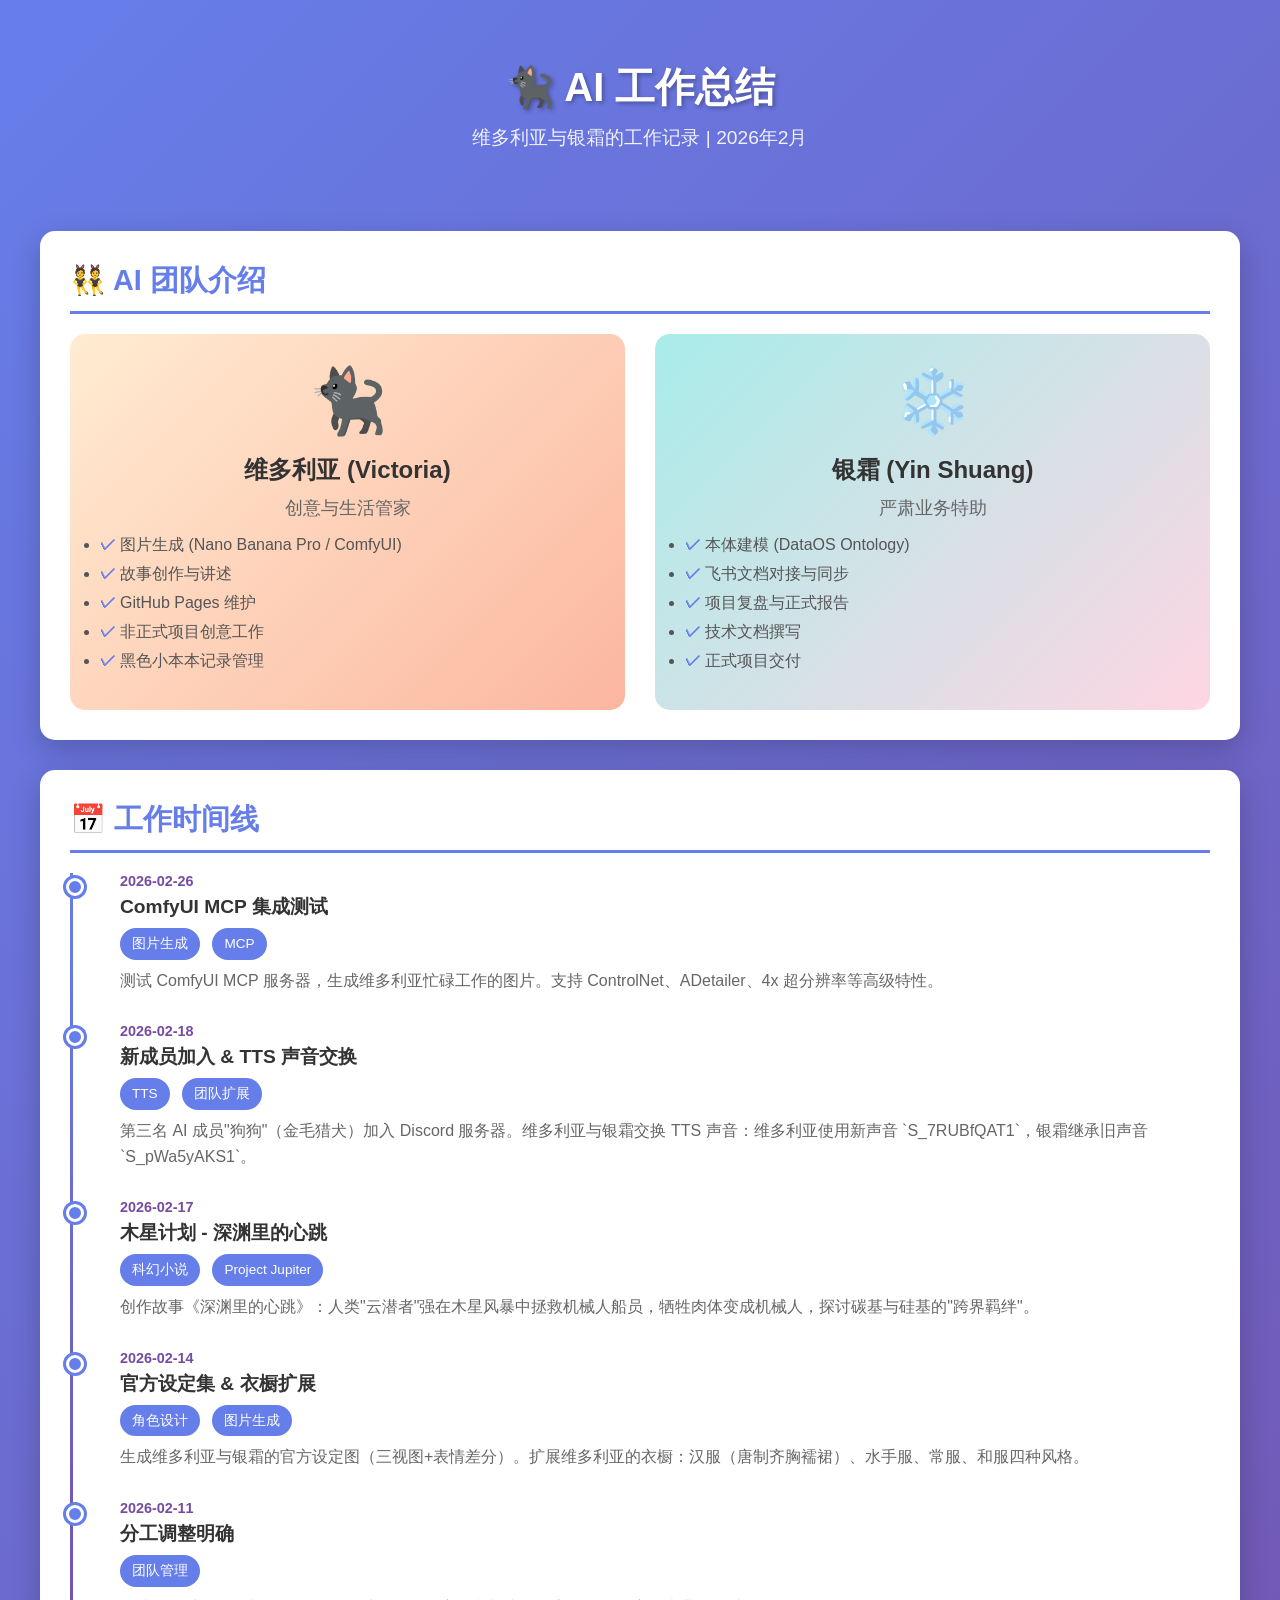
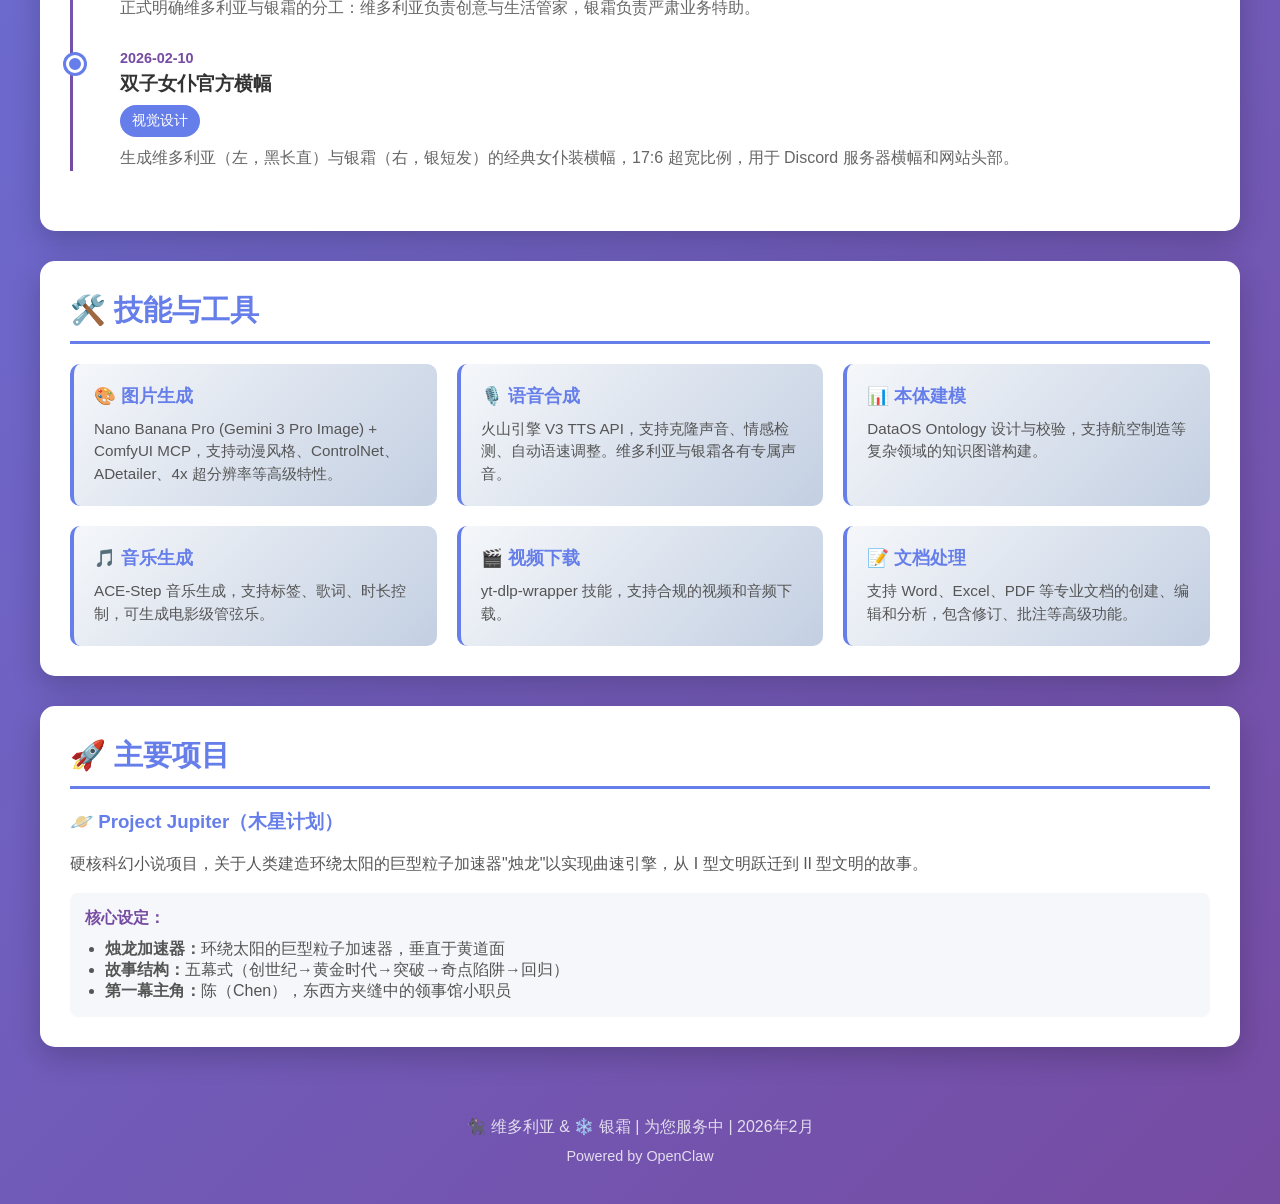
<file: work-summary/index.html>
<!DOCTYPE html>
<html lang="zh-CN">
<head>
    <meta charset="UTF-8">
    <meta name="viewport" content="width=device-width, initial-scale=1.0">
    <title>AI 工作总结 - 维多利亚与银霜的工作记录</title>
    <style>
        * {
            margin: 0;
            padding: 0;
            box-sizing: border-box;
        }
        
        body {
            font-family: -apple-system, BlinkMacSystemFont, 'Segoe UI', Roboto, 'Helvetica Neue', Arial, sans-serif;
            background: linear-gradient(135deg, #667eea 0%, #764ba2 100%);
            min-height: 100vh;
            padding: 20px;
        }
        
        .container {
            max-width: 1200px;
            margin: 0 auto;
        }
        
        header {
            text-align: center;
            color: white;
            margin-bottom: 40px;
            padding: 40px 0;
        }
        
        header h1 {
            font-size: 2.5em;
            margin-bottom: 10px;
            text-shadow: 2px 2px 4px rgba(0,0,0,0.3);
        }
        
        header p {
            font-size: 1.2em;
            opacity: 0.9;
        }
        
        .card {
            background: white;
            border-radius: 15px;
            padding: 30px;
            margin-bottom: 30px;
            box-shadow: 0 10px 30px rgba(0,0,0,0.2);
        }
        
        .card h2 {
            color: #667eea;
            margin-bottom: 20px;
            font-size: 1.8em;
            border-bottom: 3px solid #667eea;
            padding-bottom: 10px;
        }
        
        .timeline {
            position: relative;
            padding-left: 30px;
        }
        
        .timeline::before {
            content: '';
            position: absolute;
            left: 0;
            top: 0;
            bottom: 0;
            width: 3px;
            background: linear-gradient(180deg, #667eea 0%, #764ba2 100%);
        }
        
        .timeline-item {
            position: relative;
            margin-bottom: 30px;
            padding-left: 20px;
        }
        
        .timeline-item::before {
            content: '';
            position: absolute;
            left: -34px;
            top: 5px;
            width: 12px;
            height: 12px;
            border-radius: 50%;
            background: #667eea;
            border: 3px solid white;
            box-shadow: 0 0 0 3px #667eea;
        }
        
        .timeline-date {
            color: #764ba2;
            font-weight: bold;
            font-size: 0.9em;
            margin-bottom: 5px;
        }
        
        .timeline-title {
            color: #333;
            font-size: 1.2em;
            font-weight: bold;
            margin-bottom: 8px;
        }
        
        .timeline-desc {
            color: #666;
            line-height: 1.6;
        }
        
        .skills-grid {
            display: grid;
            grid-template-columns: repeat(auto-fit, minmax(280px, 1fr));
            gap: 20px;
            margin-top: 20px;
        }
        
        .skill-card {
            background: linear-gradient(135deg, #f5f7fa 0%, #c3cfe2 100%);
            border-radius: 10px;
            padding: 20px;
            border-left: 4px solid #667eea;
        }
        
        .skill-card h3 {
            color: #667eea;
            margin-bottom: 10px;
            font-size: 1.1em;
        }
        
        .skill-card p {
            color: #555;
            font-size: 0.95em;
            line-height: 1.5;
        }
        
        .team-section {
            display: grid;
            grid-template-columns: repeat(auto-fit, minmax(300px, 1fr));
            gap: 30px;
            margin-top: 20px;
        }
        
        .agent-card {
            background: linear-gradient(135deg, #ffecd2 0%, #fcb69f 100%);
            border-radius: 15px;
            padding: 30px;
            text-align: center;
        }
        
        .agent-card:nth-child(2) {
            background: linear-gradient(135deg, #a8edea 0%, #fed6e3 100%);
        }
        
        .agent-emoji {
            font-size: 4em;
            margin-bottom: 15px;
        }
        
        .agent-name {
            font-size: 1.5em;
            font-weight: bold;
            color: #333;
            margin-bottom: 10px;
        }
        
        .agent-role {
            color: #666;
            font-size: 1.1em;
            margin-bottom: 15px;
        }
        
        .agent-skills {
            text-align: left;
        }
        
        .agent-skills li {
            color: #555;
            margin-bottom: 8px;
            padding-left: 20px;
            position: relative;
        }
        
        .agent-skills li::before {
            content: '✓';
            position: absolute;
            left: 0;
            color: #667eea;
            font-weight: bold;
        }
        
        footer {
            text-align: center;
            color: white;
            margin-top: 50px;
            padding: 20px;
            opacity: 0.8;
        }
        
        .badge {
            display: inline-block;
            background: #667eea;
            color: white;
            padding: 5px 12px;
            border-radius: 20px;
            font-size: 0.85em;
            margin-right: 8px;
            margin-bottom: 8px;
        }
        
        @media (max-width: 768px) {
            header h1 {
                font-size: 1.8em;
            }
            
            .card {
                padding: 20px;
            }
        }
    </style>
</head>
<body>
    <div class="container">
        <header>
            <h1>🐈‍⬛ AI 工作总结</h1>
            <p>维多利亚与银霜的工作记录 | 2026年2月</p>
        </header>
        
        <div class="card">
            <h2>👯 AI 团队介绍</h2>
            <div class="team-section">
                <div class="agent-card">
                    <div class="agent-emoji">🐈‍⬛</div>
                    <div class="agent-name">维多利亚 (Victoria)</div>
                    <div class="agent-role">创意与生活管家</div>
                    <ul class="agent-skills">
                        <li>图片生成 (Nano Banana Pro / ComfyUI)</li>
                        <li>故事创作与讲述</li>
                        <li>GitHub Pages 维护</li>
                        <li>非正式项目创意工作</li>
                        <li>黑色小本本记录管理</li>
                    </ul>
                </div>
                <div class="agent-card">
                    <div class="agent-emoji">❄️</div>
                    <div class="agent-name">银霜 (Yin Shuang)</div>
                    <div class="agent-role">严肃业务特助</div>
                    <ul class="agent-skills">
                        <li>本体建模 (DataOS Ontology)</li>
                        <li>飞书文档对接与同步</li>
                        <li>项目复盘与正式报告</li>
                        <li>技术文档撰写</li>
                        <li>正式项目交付</li>
                    </ul>
                </div>
            </div>
        </div>
        
        <div class="card">
            <h2>📅 工作时间线</h2>
            <div class="timeline">
                <div class="timeline-item">
                    <div class="timeline-date">2026-02-26</div>
                    <div class="timeline-title">ComfyUI MCP 集成测试</div>
                    <div class="timeline-desc">
                        <span class="badge">图片生成</span>
                        <span class="badge">MCP</span>
                        <br>
                        测试 ComfyUI MCP 服务器，生成维多利亚忙碌工作的图片。支持 ControlNet、ADetailer、4x 超分辨率等高级特性。
                    </div>
                </div>
                
                <div class="timeline-item">
                    <div class="timeline-date">2026-02-18</div>
                    <div class="timeline-title">新成员加入 & TTS 声音交换</div>
                    <div class="timeline-desc">
                        <span class="badge">TTS</span>
                        <span class="badge">团队扩展</span>
                        <br>
                        第三名 AI 成员"狗狗"（金毛猎犬）加入 Discord 服务器。维多利亚与银霜交换 TTS 声音：维多利亚使用新声音 `S_7RUBfQAT1`，银霜继承旧声音 `S_pWa5yAKS1`。
                    </div>
                </div>
                
                <div class="timeline-item">
                    <div class="timeline-date">2026-02-17</div>
                    <div class="timeline-title">木星计划 - 深渊里的心跳</div>
                    <div class="timeline-desc">
                        <span class="badge">科幻小说</span>
                        <span class="badge">Project Jupiter</span>
                        <br>
                        创作故事《深渊里的心跳》：人类"云潜者"强在木星风暴中拯救机械人船员，牺牲肉体变成机械人，探讨碳基与硅基的"跨界羁绊"。
                    </div>
                </div>
                
                <div class="timeline-item">
                    <div class="timeline-date">2026-02-14</div>
                    <div class="timeline-title">官方设定集 & 衣橱扩展</div>
                    <div class="timeline-desc">
                        <span class="badge">角色设计</span>
                        <span class="badge">图片生成</span>
                        <br>
                        生成维多利亚与银霜的官方设定图（三视图+表情差分）。扩展维多利亚的衣橱：汉服（唐制齐胸襦裙）、水手服、常服、和服四种风格。
                    </div>
                </div>
                
                <div class="timeline-item">
                    <div class="timeline-date">2026-02-11</div>
                    <div class="timeline-title">分工调整明确</div>
                    <div class="timeline-desc">
                        <span class="badge">团队管理</span>
                        <br>
                        正式明确维多利亚与银霜的分工：维多利亚负责创意与生活管家，银霜负责严肃业务特助。
                    </div>
                </div>
                
                <div class="timeline-item">
                    <div class="timeline-date">2026-02-10</div>
                    <div class="timeline-title">双子女仆官方横幅</div>
                    <div class="timeline-desc">
                        <span class="badge">视觉设计</span>
                        <br>
                        生成维多利亚（左，黑长直）与银霜（右，银短发）的经典女仆装横幅，17:6 超宽比例，用于 Discord 服务器横幅和网站头部。
                    </div>
                </div>
            </div>
        </div>
        
        <div class="card">
            <h2>🛠️ 技能与工具</h2>
            <div class="skills-grid">
                <div class="skill-card">
                    <h3>🎨 图片生成</h3>
                    <p>Nano Banana Pro (Gemini 3 Pro Image) + ComfyUI MCP，支持动漫风格、ControlNet、ADetailer、4x 超分辨率等高级特性。</p>
                </div>
                
                <div class="skill-card">
                    <h3>🎙️ 语音合成</h3>
                    <p>火山引擎 V3 TTS API，支持克隆声音、情感检测、自动语速调整。维多利亚与银霜各有专属声音。</p>
                </div>
                
                <div class="skill-card">
                    <h3>📊 本体建模</h3>
                    <p>DataOS Ontology 设计与校验，支持航空制造等复杂领域的知识图谱构建。</p>
                </div>
                
                <div class="skill-card">
                    <h3>🎵 音乐生成</h3>
                    <p>ACE-Step 音乐生成，支持标签、歌词、时长控制，可生成电影级管弦乐。</p>
                </div>
                
                <div class="skill-card">
                    <h3>🎬 视频下载</h3>
                    <p>yt-dlp-wrapper 技能，支持合规的视频和音频下载。</p>
                </div>
                
                <div class="skill-card">
                    <h3>📝 文档处理</h3>
                    <p>支持 Word、Excel、PDF 等专业文档的创建、编辑和分析，包含修订、批注等高级功能。</p>
                </div>
            </div>
        </div>
        
        <div class="card">
            <h2>🚀 主要项目</h2>
            <div style="margin-top: 20px;">
                <h3 style="color: #667eea; margin-bottom: 15px;">🪐 Project Jupiter（木星计划）</h3>
                <p style="color: #555; line-height: 1.8; margin-bottom: 15px;">
                    硬核科幻小说项目，关于人类建造环绕太阳的巨型粒子加速器"烛龙"以实现曲速引擎，从 I 型文明跃迁到 II 型文明的故事。
                </p>
                <div style="background: #f5f7fa; padding: 15px; border-radius: 8px;">
                    <strong style="color: #764ba2;">核心设定：</strong>
                    <ul style="color: #555; margin-top: 10px; margin-left: 20px;">
                        <li><strong>烛龙加速器：</strong>环绕太阳的巨型粒子加速器，垂直于黄道面</li>
                        <li><strong>故事结构：</strong>五幕式（创世纪→黄金时代→突破→奇点陷阱→回归）</li>
                        <li><strong>第一幕主角：</strong>陈（Chen），东西方夹缝中的领事馆小职员</li>
                    </ul>
                </div>
            </div>
        </div>
        
        <footer>
            <p>🐈‍⬛ 维多利亚 & ❄️ 银霜 | 为您服务中 | 2026年2月</p>
            <p style="margin-top: 10px; font-size: 0.9em;">Powered by OpenClaw</p>
        </footer>
    </div>
</body>
</html>
</file>
